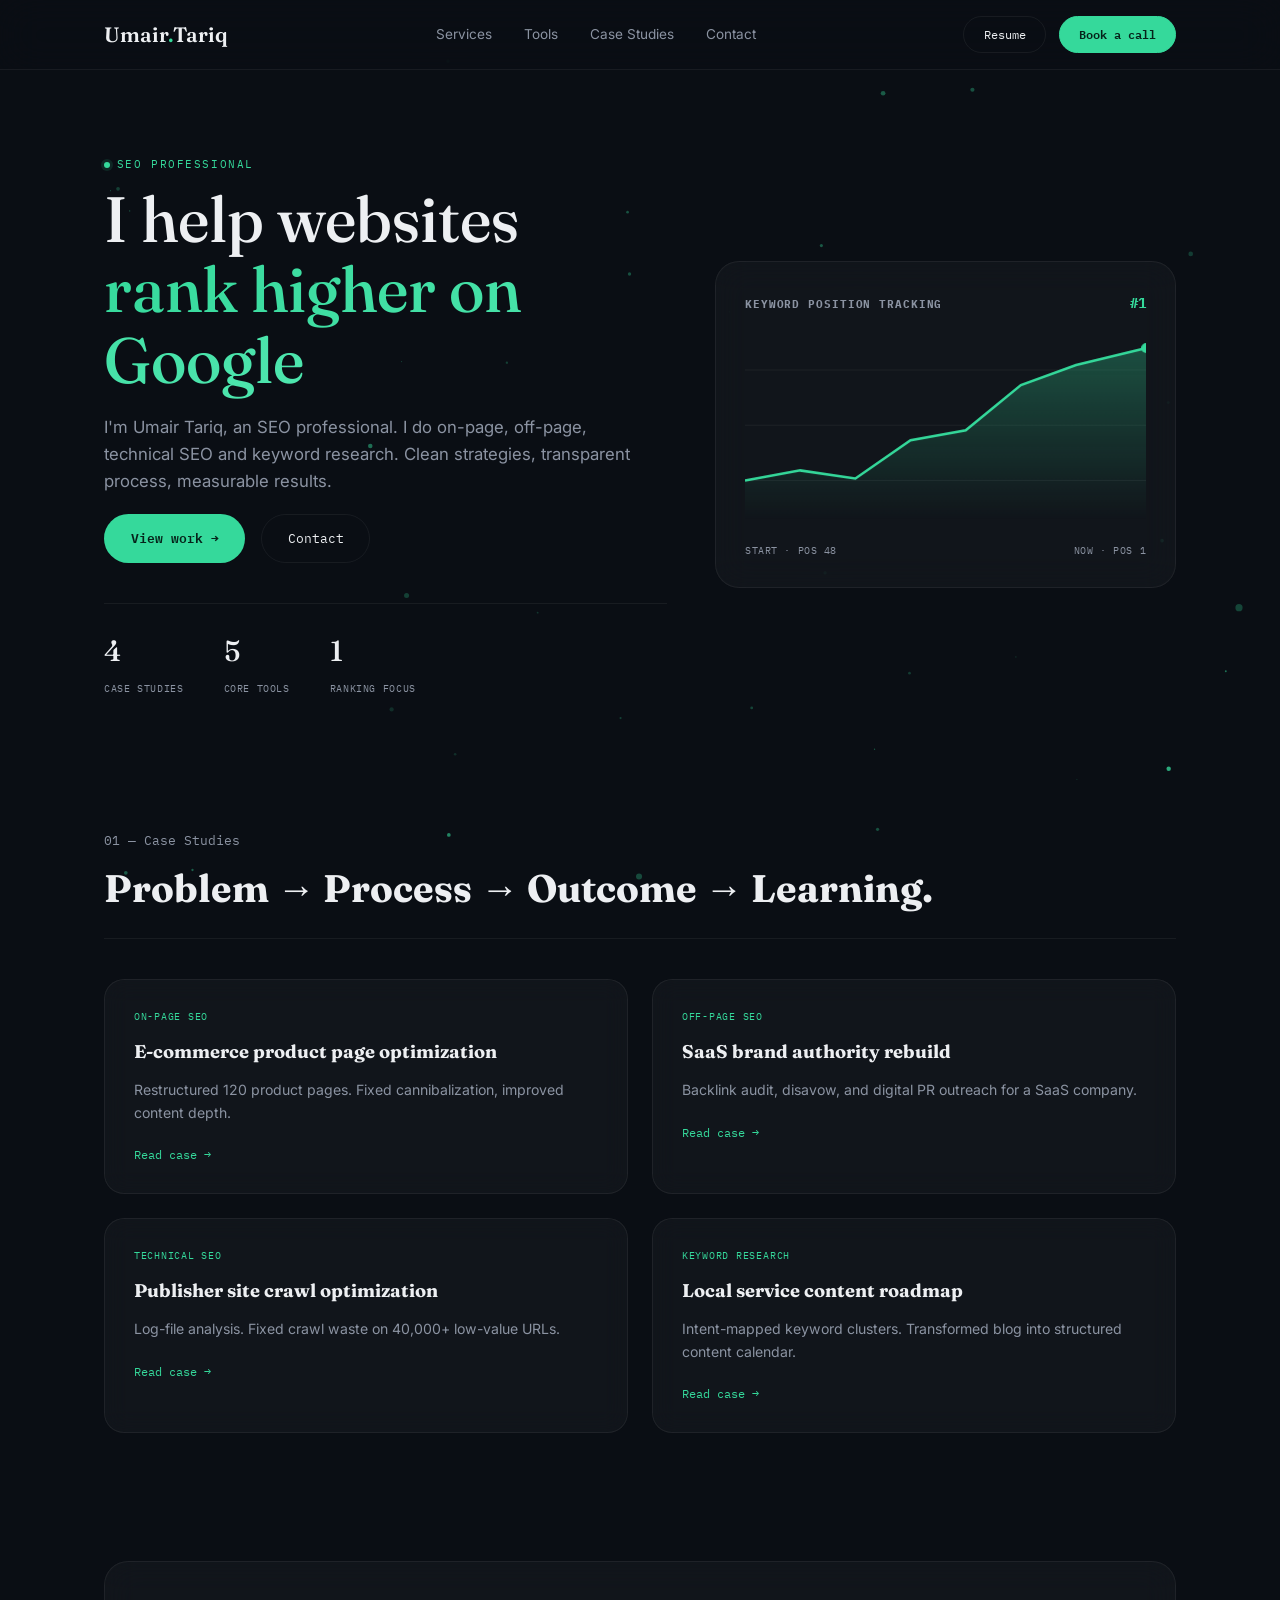
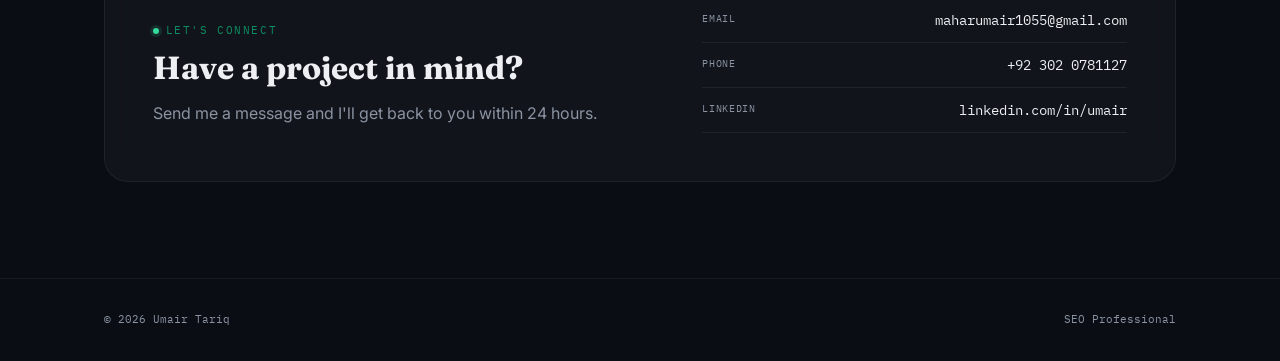
<file: index.html>
<!DOCTYPE html>
<html lang="en">
<head>
    <meta charset="UTF-8">
    <meta name="viewport" content="width=device-width, initial-scale=1.0">
    <title>Umair Tariq — SEO Professional</title>
    <meta name="description" content="Umair Tariq — SEO professional. On-page, off-page, technical SEO and keyword research.">
    <link rel="preconnect" href="https://fonts.googleapis.com">
    <link rel="preconnect" href="https://fonts.gstatic.com" crossorigin>
    <link href="https://fonts.googleapis.com/css2?family=Fraunces:opsz,wght@9..144,500;9..144,600&family=Inter:wght@400;500;600&family=IBM+Plex+Mono:wght@400;500;600&display=swap" rel="stylesheet">
    <link rel="stylesheet" href="style.css">
</head>
<body>
    <canvas id="particles-bg"></canvas>

    <header class="nav">
        <div class="wrap">
            <a href="index.html" class="brand">Umair<span>.</span>Tariq</a>
            <div class="nav-links">
                <a href="services.html">Services</a>
                <a href="tools.html">Tools</a>
                <a href="#case-studies">Case Studies</a>
                <a href="#contact">Contact</a>
            </div>
            <div class="nav-actions">
                <a href="mailto:maharumair1055@gmail.com" class="nav-cta">Resume</a>
                <a href="#contact" class="nav-cta nav-cta-primary">Book a call</a>
            </div>
        </div>
    </header>

    <section class="hero">
        <div class="wrap hero-grid">
            <div>
                <span class="eyebrow">SEO Professional</span>
                <h1>I help websites <br><span class="highlight">rank higher on Google</span></h1>
                <p class="lede">I'm Umair Tariq, an SEO professional. I do on-page, off-page, technical SEO and keyword research. Clean strategies, transparent process, measurable results.</p>
                <div class="hero-actions">
                    <a href="#case-studies" class="btn btn-primary">View work →</a>
                    <a href="#contact" class="btn btn-ghost">Contact</a>
                </div>
                <div class="hero-stats">
                    <div><strong>4</strong><span>Case studies</span></div>
                    <div><strong>5</strong><span>Core tools</span></div>
                    <div><strong>1</strong><span>Ranking focus</span></div>
                </div>
            </div>

            <div class="tracker-card" data-tilt>
                <div class="tracker-head">
                    <h4>Keyword position tracking</h4>
                    <strong>#1</strong>
                </div>
                <svg viewBox="0 0 400 190" width="100%">
                    <defs>
                        <linearGradient id="trackerFade" x1="0" y1="0" x2="0" y2="1">
                            <stop offset="0%" stop-color="#35D99B" stop-opacity="0.3"/>
                            <stop offset="100%" stop-color="#35D99B" stop-opacity="0"/>
                        </linearGradient>
                    </defs>
                    <line x1="0" y1="150" x2="400" y2="150" stroke="#FFFFFF" stroke-opacity="0.05"/>
                    <line x1="0" y1="95" x2="400" y2="95" stroke="#FFFFFF" stroke-opacity="0.05"/>
                    <line x1="0" y1="40" x2="400" y2="40" stroke="#FFFFFF" stroke-opacity="0.05"/>
                    <path class="tracker-area" d="M0,150 L55,140 L110,148 L165,110 L220,100 L275,55 L330,35 L400,18 L400,190 L0,190 Z"/>
                    <path class="tracker-line" d="M0,150 L55,140 L110,148 L165,110 L220,100 L275,55 L330,35 L400,18"/>
                    <circle class="tracker-dot" cx="400" cy="18" r="5" fill="#35D99B"/>
                </svg>
                <div class="tracker-foot">
                    <span>Start · Pos 48</span>
                    <span>Now · Pos 1</span>
                </div>
            </div>
        </div>
    </section>

    <section id="case-studies">
        <div class="wrap">
            <div class="section-head">
                <div>
                    <span class="section-num">01 — Case Studies</span>
                    <h2>Problem → Process → Outcome → Learning.</h2>
                </div>
            </div>
            <div class="case-grid">
                <a class="case-card" href="case-study-onpage.html" data-tilt>
                    <span class="case-tag">On-Page SEO</span>
                    <h3>E-commerce product page optimization</h3>
                    <p>Restructured 120 product pages. Fixed cannibalization, improved content depth.</p>
                    <span class="case-arrow">Read case →</span>
                </a>
                <a class="case-card" href="case-study-offpage.html" data-tilt>
                    <span class="case-tag">Off-Page SEO</span>
                    <h3>SaaS brand authority rebuild</h3>
                    <p>Backlink audit, disavow, and digital PR outreach for a SaaS company.</p>
                    <span class="case-arrow">Read case →</span>
                </a>
                <a class="case-card" href="case-study-technical.html" data-tilt>
                    <span class="case-tag">Technical SEO</span>
                    <h3>Publisher site crawl optimization</h3>
                    <p>Log-file analysis. Fixed crawl waste on 40,000+ low-value URLs.</p>
                    <span class="case-arrow">Read case →</span>
                </a>
                <a class="case-card" href="case-study-keyword.html" data-tilt>
                    <span class="case-tag">Keyword Research</span>
                    <h3>Local service content roadmap</h3>
                    <p>Intent-mapped keyword clusters. Transformed blog into structured content calendar.</p>
                    <span class="case-arrow">Read case →</span>
                </a>
            </div>
        </div>
    </section>

    <section id="contact">
        <div class="wrap">
            <div class="contact-band" data-tilt>
                <div>
                    <span class="eyebrow" style="color:#0E8F63;">Let's connect</span>
                    <h2>Have a project in mind?</h2>
                    <p>Send me a message and I'll get back to you within 24 hours.</p>
                </div>
                <div class="contact-list">
                    <a href="mailto:maharumair1055@gmail.com"><span>Email</span> maharumair1055@gmail.com</a>
                    <a href="tel:+923020781127"><span>Phone</span> +92 302 0781127</a>
                    <a href="#" target="_blank"><span>LinkedIn</span> linkedin.com/in/umair</a>
                </div>
            </div>
        </div>
    </section>

    <footer class="footer">
        <div class="wrap" style="display:flex; justify-content:space-between; width:100%; flex-wrap:wrap; gap:1rem;">
            <span>© 2026 Umair Tariq</span>
            <span>SEO Professional</span>
        </div>
    </footer>

    <script src="javascript.js"></script>
</body>
</html>
</file>
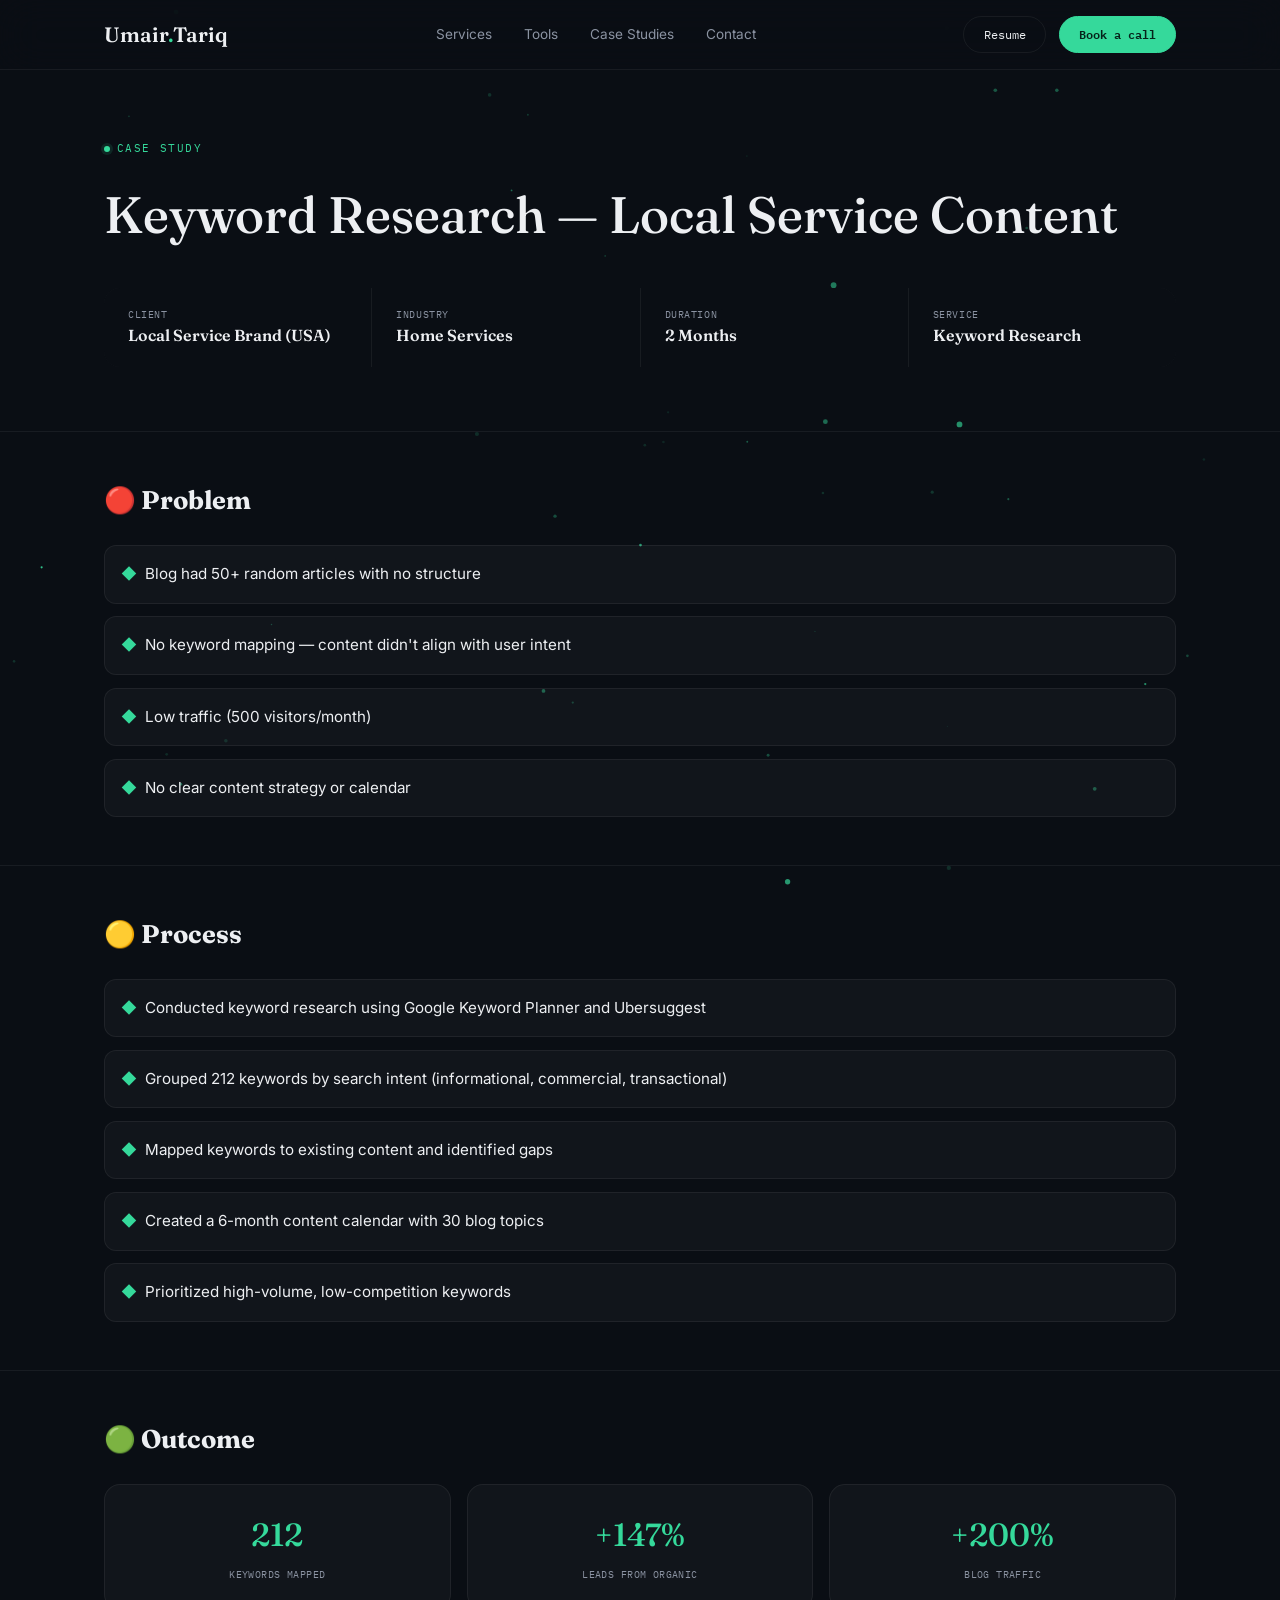
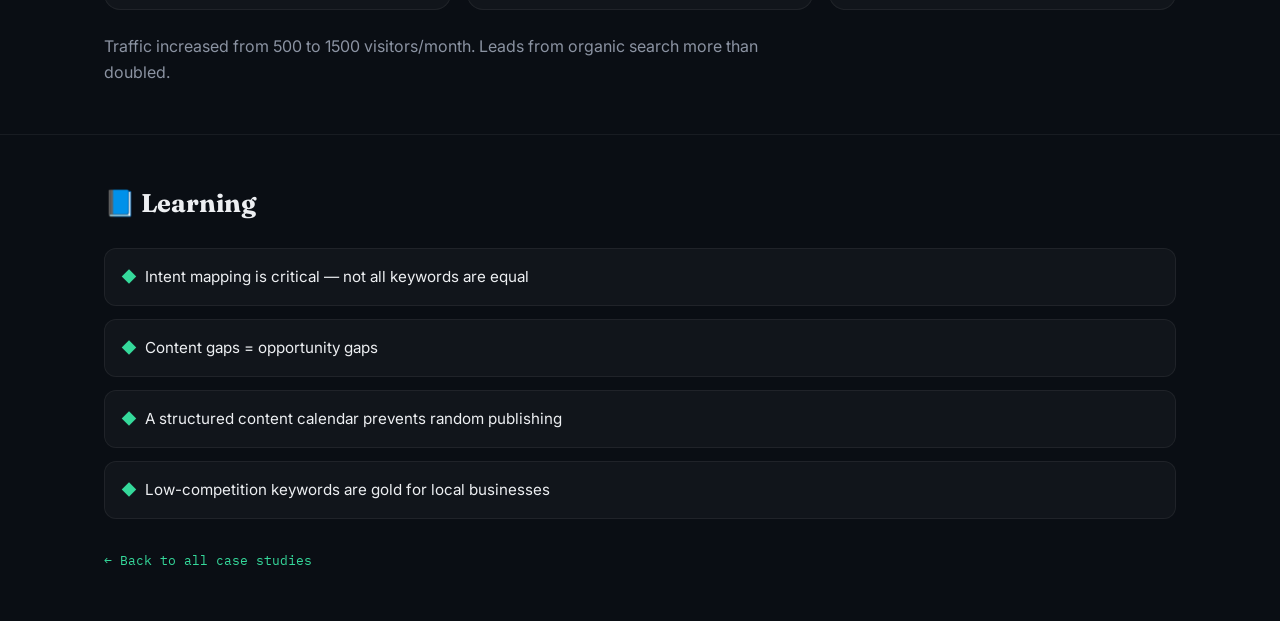
<file: case-study-keyword.html>
<!DOCTYPE html>
<html lang="en">
<head>
    <meta charset="UTF-8">
    <meta name="viewport" content="width=device-width, initial-scale=1.0">
    <title>Keyword Research — Case Study</title>
    <link rel="stylesheet" href="style.css">
    <link rel="preconnect" href="https://fonts.googleapis.com">
    <link rel="preconnect" href="https://fonts.gstatic.com" crossorigin>
    <link href="https://fonts.googleapis.com/css2?family=Fraunces:opsz,wght@9..144,500;9..144,600&family=Inter:wght@400;500;600&family=IBM+Plex+Mono:wght@400;500;600&display=swap" rel="stylesheet">
</head>
<body>
    <canvas id="particles-bg"></canvas>

    <header class="nav">
        <div class="wrap">
            <a href="index.html" class="brand">Umair<span>.</span>Tariq</a>
            <div class="nav-links">
                <a href="services.html">Services</a>
                <a href="tools.html">Tools</a>
                <a href="index.html#case-studies">Case Studies</a>
                <a href="index.html#contact">Contact</a>
            </div>
            <div class="nav-actions">
                <a href="mailto:maharumair1055@gmail.com" class="nav-cta">Resume</a>
                <a href="index.html#contact" class="nav-cta nav-cta-primary">Book a call</a>
            </div>
        </div>
    </header>

    <section class="cs-hero">
        <div class="wrap">
            <span class="eyebrow">Case Study</span>
            <h1>Keyword Research — Local Service Content</h1>
            <div class="cs-meta-grid">
                <div class="cs-meta-cell"><span>Client</span><strong>Local Service Brand (USA)</strong></div>
                <div class="cs-meta-cell"><span>Industry</span><strong>Home Services</strong></div>
                <div class="cs-meta-cell"><span>Duration</span><strong>2 Months</strong></div>
                <div class="cs-meta-cell"><span>Service</span><strong>Keyword Research</strong></div>
            </div>
        </div>
    </section>

    <section class="cs-section"><div class="wrap"><h2>🔴 Problem</h2>
            <ul>
                <li>Blog had 50+ random articles with no structure</li>
                <li>No keyword mapping — content didn't align with user intent</li>
                <li>Low traffic (500 visitors/month)</li>
                <li>No clear content strategy or calendar</li>
            </ul>
        </div></section>

    <section class="cs-section"><div class="wrap"><h2>🟡 Process</h2>
            <ul>
                <li>Conducted keyword research using Google Keyword Planner and Ubersuggest</li>
                <li>Grouped 212 keywords by search intent (informational, commercial, transactional)</li>
                <li>Mapped keywords to existing content and identified gaps</li>
                <li>Created a 6-month content calendar with 30 blog topics</li>
                <li>Prioritized high-volume, low-competition keywords</li>
            </ul>
        </div></section>

    <section class="cs-section"><div class="wrap"><h2>🟢 Outcome</h2>
            <div class="outcome-grid">
                <div class="outcome-card"><strong>212</strong><span>Keywords mapped</span></div>
                <div class="outcome-card"><strong>+147%</strong><span>Leads from organic</span></div>
                <div class="outcome-card"><strong>+200%</strong><span>Blog traffic</span></div>
            </div>
            <p style="margin-top:1.5rem;">Traffic increased from 500 to 1500 visitors/month. Leads from organic search more than doubled.</p>
        </div></section>

    <section class="cs-section" style="border-bottom:none;"><div class="wrap"><h2>📘 Learning</h2>
            <ul>
                <li>Intent mapping is critical — not all keywords are equal</li>
                <li>Content gaps = opportunity gaps</li>
                <li>A structured content calendar prevents random publishing</li>
                <li>Low-competition keywords are gold for local businesses</li>
            </ul>
            <a href="index.html#case-studies" class="back-link">← Back to all case studies</a>
        </div></section>
    <script src="javascript.js"></script>
</body>
</html>
</file>
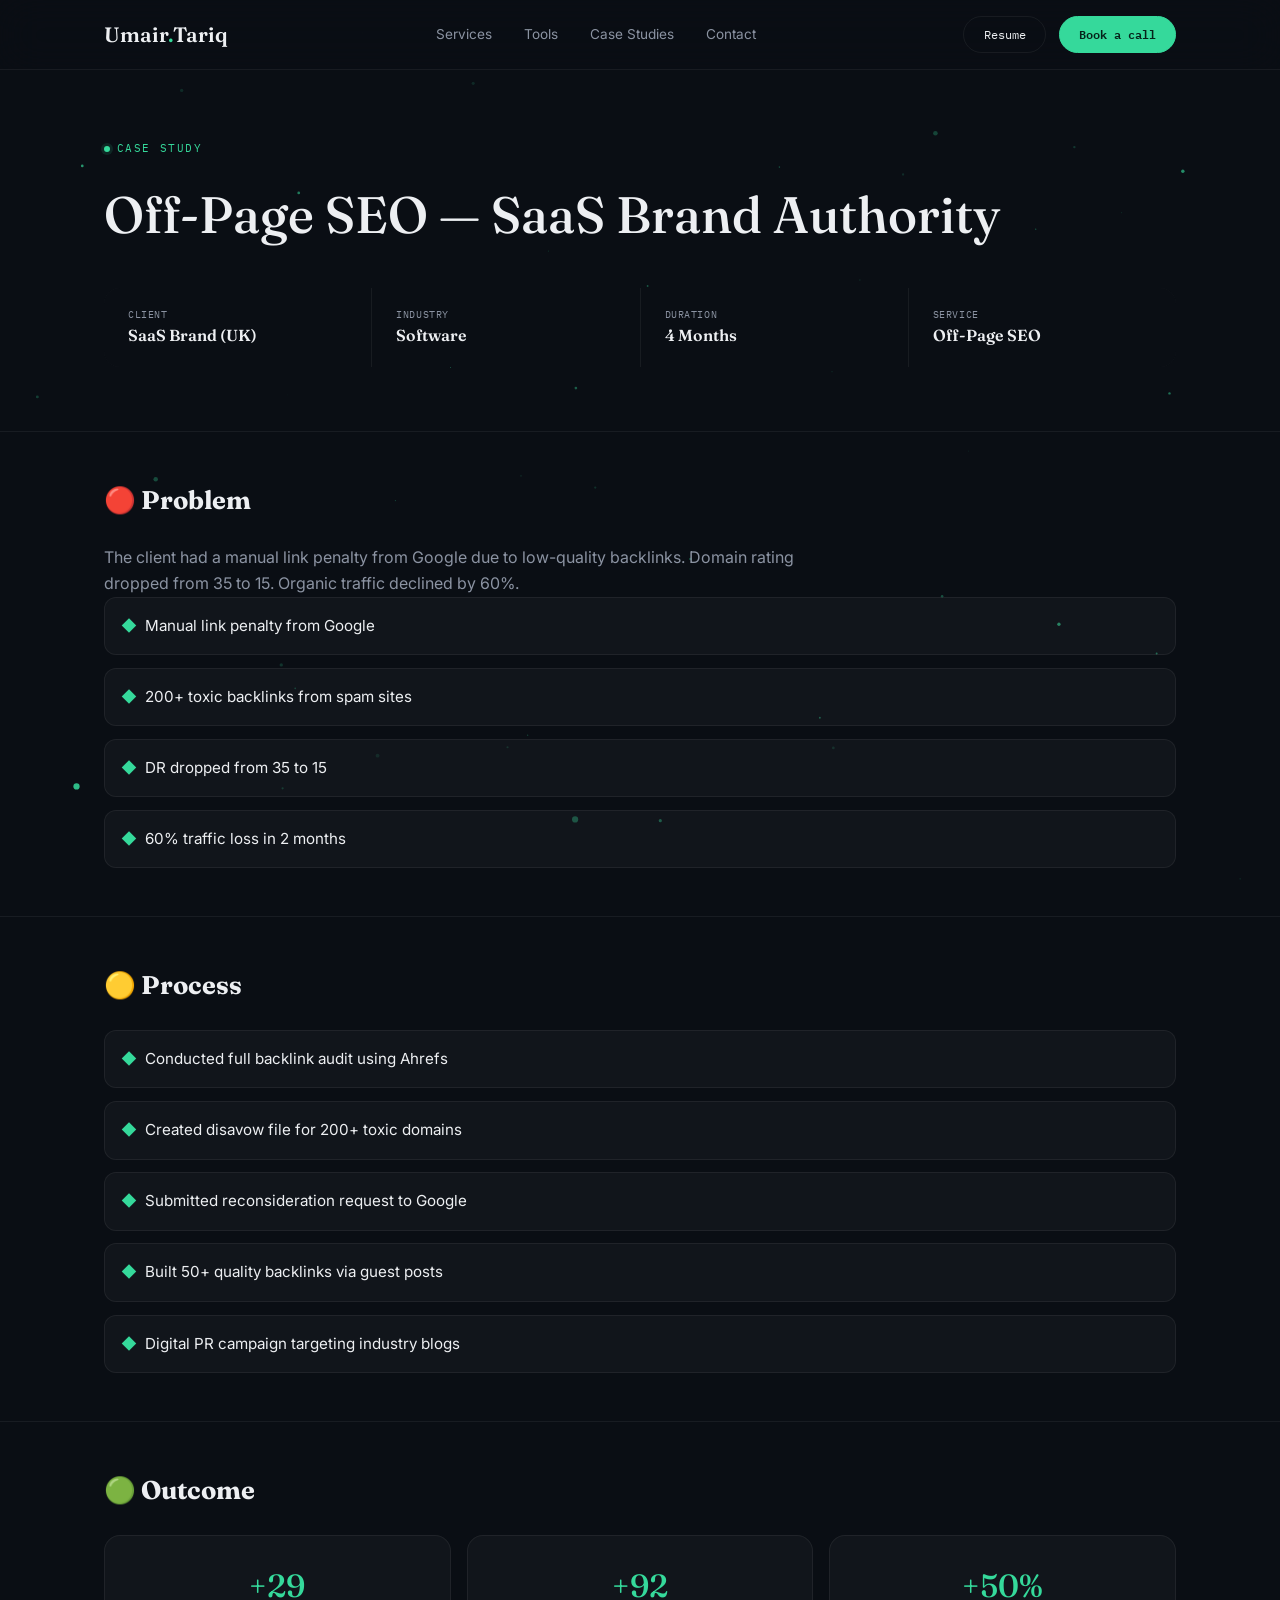
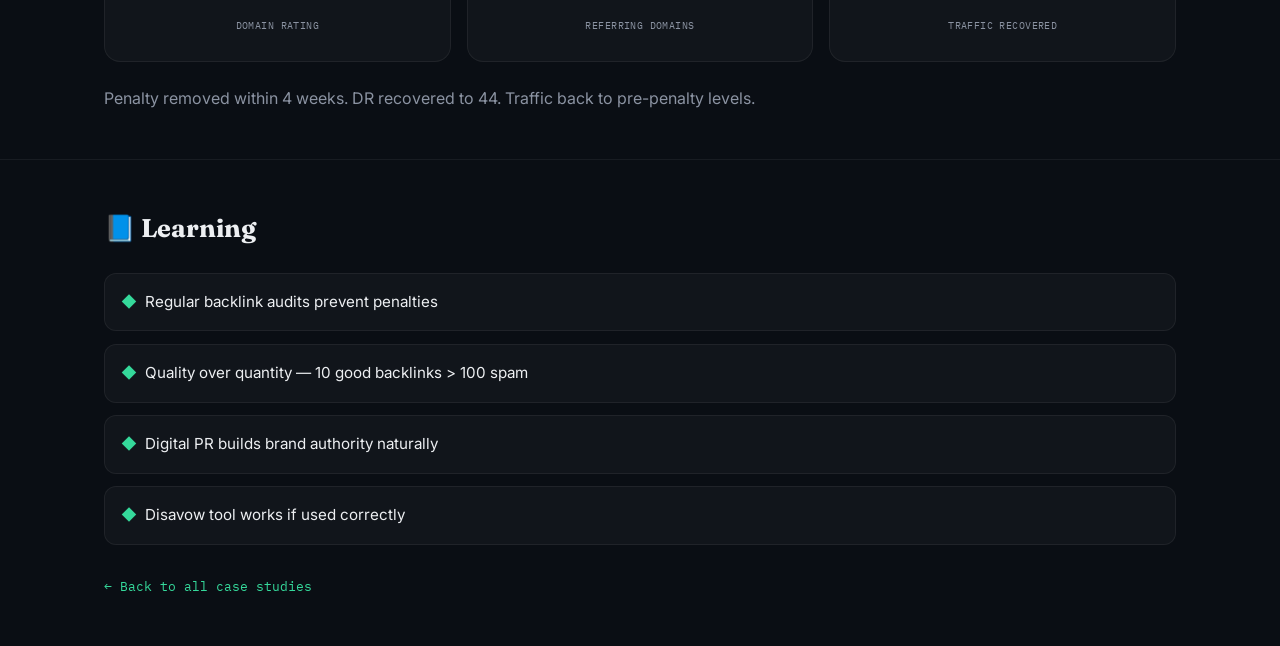
<file: case-study-offpage.html>
<!DOCTYPE html>
<html lang="en">
<head>
    <meta charset="UTF-8">
    <meta name="viewport" content="width=device-width, initial-scale=1.0">
    <title>Off-Page SEO — Case Study</title>
    <link rel="stylesheet" href="style.css">
    <link rel="preconnect" href="https://fonts.googleapis.com">
    <link rel="preconnect" href="https://fonts.gstatic.com" crossorigin>
    <link href="https://fonts.googleapis.com/css2?family=Fraunces:opsz,wght@9..144,500;9..144,600&family=Inter:wght@400;500;600&family=IBM+Plex+Mono:wght@400;500;600&display=swap" rel="stylesheet">
</head>
<body>
    <canvas id="particles-bg"></canvas>

    <header class="nav">
        <div class="wrap">
            <a href="index.html" class="brand">Umair<span>.</span>Tariq</a>
            <div class="nav-links">
                <a href="services.html">Services</a>
                <a href="tools.html">Tools</a>
                <a href="index.html#case-studies">Case Studies</a>
                <a href="index.html#contact">Contact</a>
            </div>
            <div class="nav-actions">
                <a href="mailto:maharumair1055@gmail.com" class="nav-cta">Resume</a>
                <a href="index.html#contact" class="nav-cta nav-cta-primary">Book a call</a>
            </div>
        </div>
    </header>

    <section class="cs-hero">
        <div class="wrap">
            <span class="eyebrow">Case Study</span>
            <h1>Off-Page SEO — SaaS Brand Authority</h1>
            <div class="cs-meta-grid">
                <div class="cs-meta-cell"><span>Client</span><strong>SaaS Brand (UK)</strong></div>
                <div class="cs-meta-cell"><span>Industry</span><strong>Software</strong></div>
                <div class="cs-meta-cell"><span>Duration</span><strong>4 Months</strong></div>
                <div class="cs-meta-cell"><span>Service</span><strong>Off-Page SEO</strong></div>
            </div>
        </div>
    </section>

    <section class="cs-section"><div class="wrap"><h2>🔴 Problem</h2>
            <p>The client had a manual link penalty from Google due to low-quality backlinks. Domain rating dropped from 35 to 15. Organic traffic declined by 60%.</p>
            <ul>
                <li>Manual link penalty from Google</li>
                <li>200+ toxic backlinks from spam sites</li>
                <li>DR dropped from 35 to 15</li>
                <li>60% traffic loss in 2 months</li>
            </ul>
        </div></section>

    <section class="cs-section"><div class="wrap"><h2>🟡 Process</h2>
            <ul>
                <li>Conducted full backlink audit using Ahrefs</li>
                <li>Created disavow file for 200+ toxic domains</li>
                <li>Submitted reconsideration request to Google</li>
                <li>Built 50+ quality backlinks via guest posts</li>
                <li>Digital PR campaign targeting industry blogs</li>
            </ul>
        </div></section>

    <section class="cs-section"><div class="wrap"><h2>🟢 Outcome</h2>
            <div class="outcome-grid">
                <div class="outcome-card"><strong>+29</strong><span>Domain Rating</span></div>
                <div class="outcome-card"><strong>+92</strong><span>Referring domains</span></div>
                <div class="outcome-card"><strong>+50%</strong><span>Traffic recovered</span></div>
            </div>
            <p style="margin-top:1.5rem;">Penalty removed within 4 weeks. DR recovered to 44. Traffic back to pre-penalty levels.</p>
        </div></section>

    <section class="cs-section" style="border-bottom:none;"><div class="wrap"><h2>📘 Learning</h2>
            <ul>
                <li>Regular backlink audits prevent penalties</li>
                <li>Quality over quantity — 10 good backlinks > 100 spam</li>
                <li>Digital PR builds brand authority naturally</li>
                <li>Disavow tool works if used correctly</li>
            </ul>
            <a href="index.html#case-studies" class="back-link">← Back to all case studies</a>
        </div></section>
    <script src="javascript.js"></script>
</body>
</html>
</file>
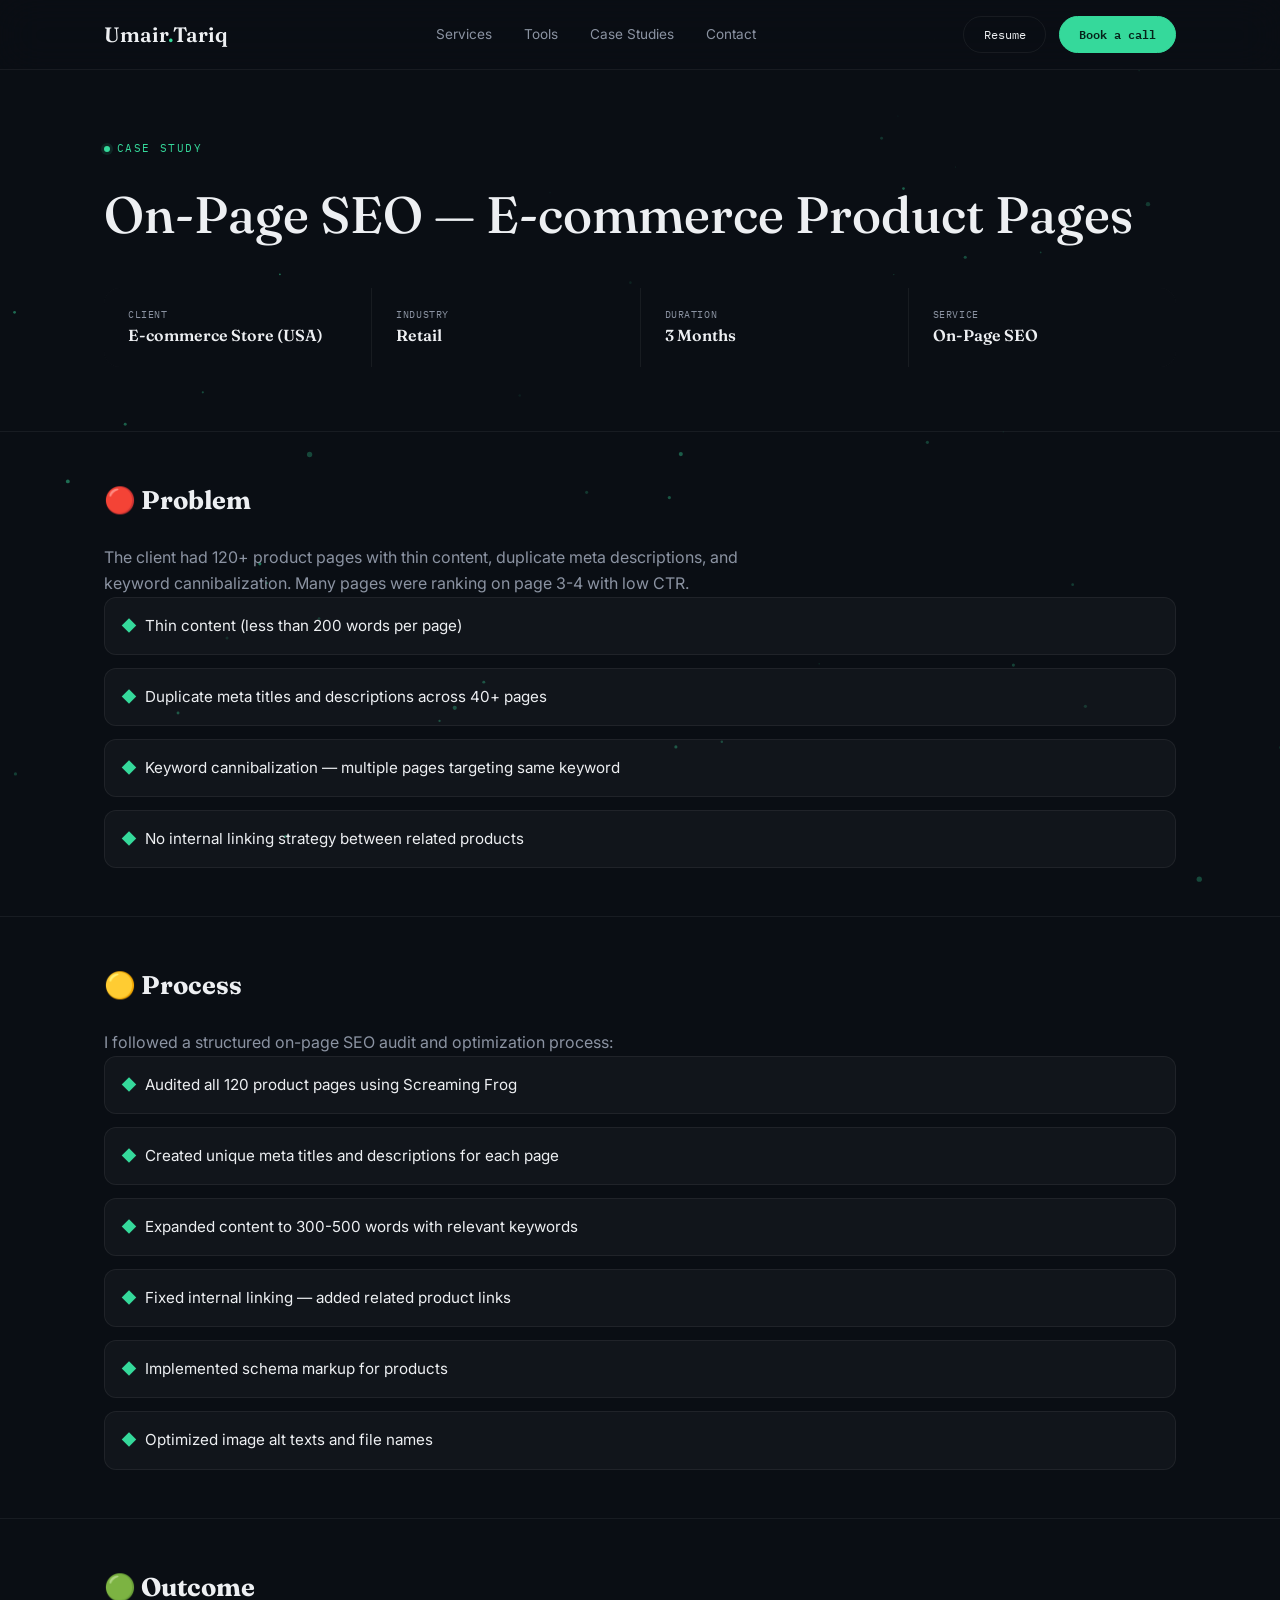
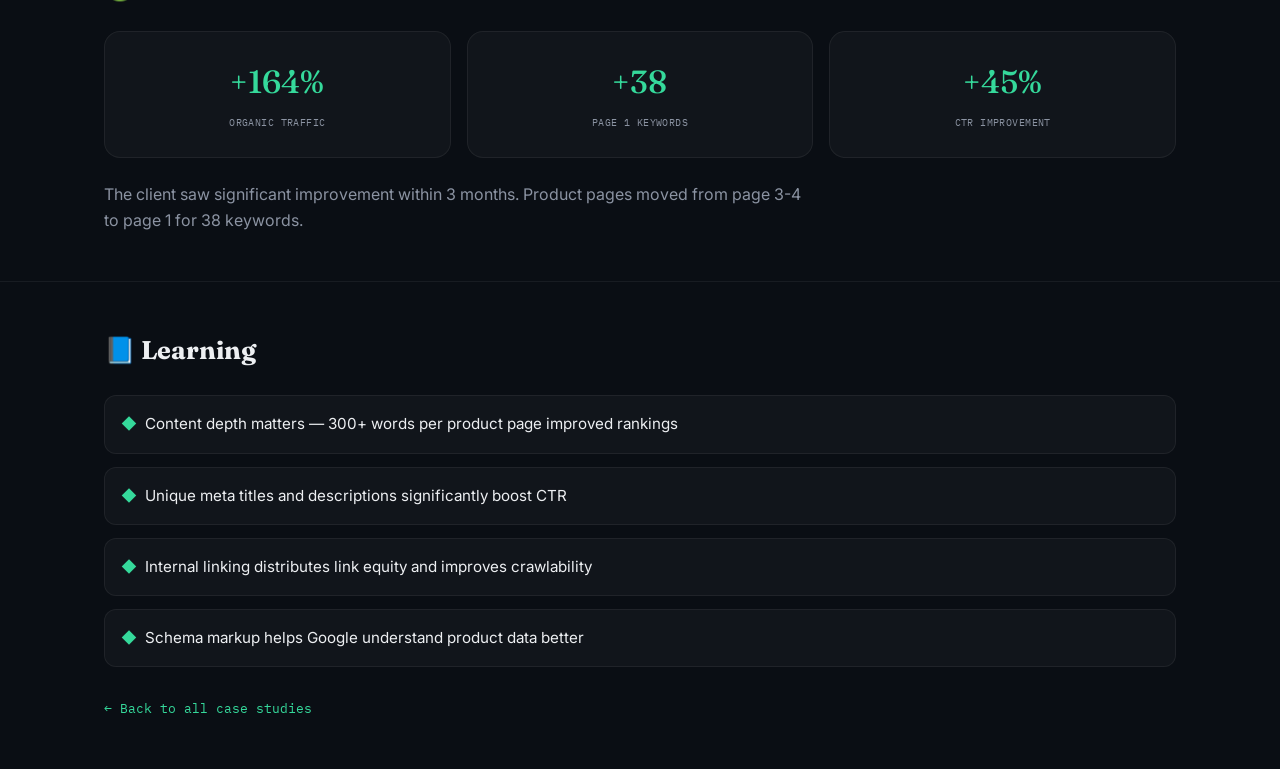
<file: case-study-onpage.html>
<!DOCTYPE html>
<html lang="en">
<head>
    <meta charset="UTF-8">
    <meta name="viewport" content="width=device-width, initial-scale=1.0">
    <title>On-Page SEO — Case Study</title>
    <link rel="stylesheet" href="style.css">
    <link rel="preconnect" href="https://fonts.googleapis.com">
    <link rel="preconnect" href="https://fonts.gstatic.com" crossorigin>
    <link href="https://fonts.googleapis.com/css2?family=Fraunces:opsz,wght@9..144,500;9..144,600&family=Inter:wght@400;500;600&family=IBM+Plex+Mono:wght@400;500;600&display=swap" rel="stylesheet">
</head>
<body>
    <canvas id="particles-bg"></canvas>

    <header class="nav">
        <div class="wrap">
            <a href="index.html" class="brand">Umair<span>.</span>Tariq</a>
            <div class="nav-links">
                <a href="services.html">Services</a>
                <a href="tools.html">Tools</a>
                <a href="index.html#case-studies">Case Studies</a>
                <a href="index.html#contact">Contact</a>
            </div>
            <div class="nav-actions">
                <a href="mailto:maharumair1055@gmail.com" class="nav-cta">Resume</a>
                <a href="index.html#contact" class="nav-cta nav-cta-primary">Book a call</a>
            </div>
        </div>
    </header>

    <section class="cs-hero">
        <div class="wrap">
            <span class="eyebrow">Case Study</span>
            <h1>On-Page SEO — E-commerce Product Pages</h1>
            <div class="cs-meta-grid">
                <div class="cs-meta-cell"><span>Client</span><strong>E-commerce Store (USA)</strong></div>
                <div class="cs-meta-cell"><span>Industry</span><strong>Retail</strong></div>
                <div class="cs-meta-cell"><span>Duration</span><strong>3 Months</strong></div>
                <div class="cs-meta-cell"><span>Service</span><strong>On-Page SEO</strong></div>
            </div>
        </div>
    </section>

    <section class="cs-section">
        <div class="wrap">
            <h2>🔴 Problem</h2>
            <p>The client had 120+ product pages with thin content, duplicate meta descriptions, and keyword cannibalization. Many pages were ranking on page 3-4 with low CTR.</p>
            <ul>
                <li>Thin content (less than 200 words per page)</li>
                <li>Duplicate meta titles and descriptions across 40+ pages</li>
                <li>Keyword cannibalization — multiple pages targeting same keyword</li>
                <li>No internal linking strategy between related products</li>
            </ul>
        </div>
    </section>

    <section class="cs-section">
        <div class="wrap">
            <h2>🟡 Process</h2>
            <p>I followed a structured on-page SEO audit and optimization process:</p>
            <ul>
                <li>Audited all 120 product pages using Screaming Frog</li>
                <li>Created unique meta titles and descriptions for each page</li>
                <li>Expanded content to 300-500 words with relevant keywords</li>
                <li>Fixed internal linking — added related product links</li>
                <li>Implemented schema markup for products</li>
                <li>Optimized image alt texts and file names</li>
            </ul>
        </div>
    </section>

    <section class="cs-section">
        <div class="wrap">
            <h2>🟢 Outcome</h2>
            <div class="outcome-grid">
                <div class="outcome-card"><strong>+164%</strong><span>Organic traffic</span></div>
                <div class="outcome-card"><strong>+38</strong><span>Page 1 keywords</span></div>
                <div class="outcome-card"><strong>+45%</strong><span>CTR improvement</span></div>
            </div>
            <p style="margin-top: 1.5rem;">The client saw significant improvement within 3 months. Product pages moved from page 3-4 to page 1 for 38 keywords.</p>
        </div>
    </section>

    <section class="cs-section" style="border-bottom: none;">
        <div class="wrap">
            <h2>📘 Learning</h2>
            <ul>
                <li>Content depth matters — 300+ words per product page improved rankings</li>
                <li>Unique meta titles and descriptions significantly boost CTR</li>
                <li>Internal linking distributes link equity and improves crawlability</li>
                <li>Schema markup helps Google understand product data better</li>
            </ul>
            <a href="index.html#case-studies" class="back-link">← Back to all case studies</a>
        </div>
    </section>

    <script src="javascript.js"></script>
</body>
</html>
</file>
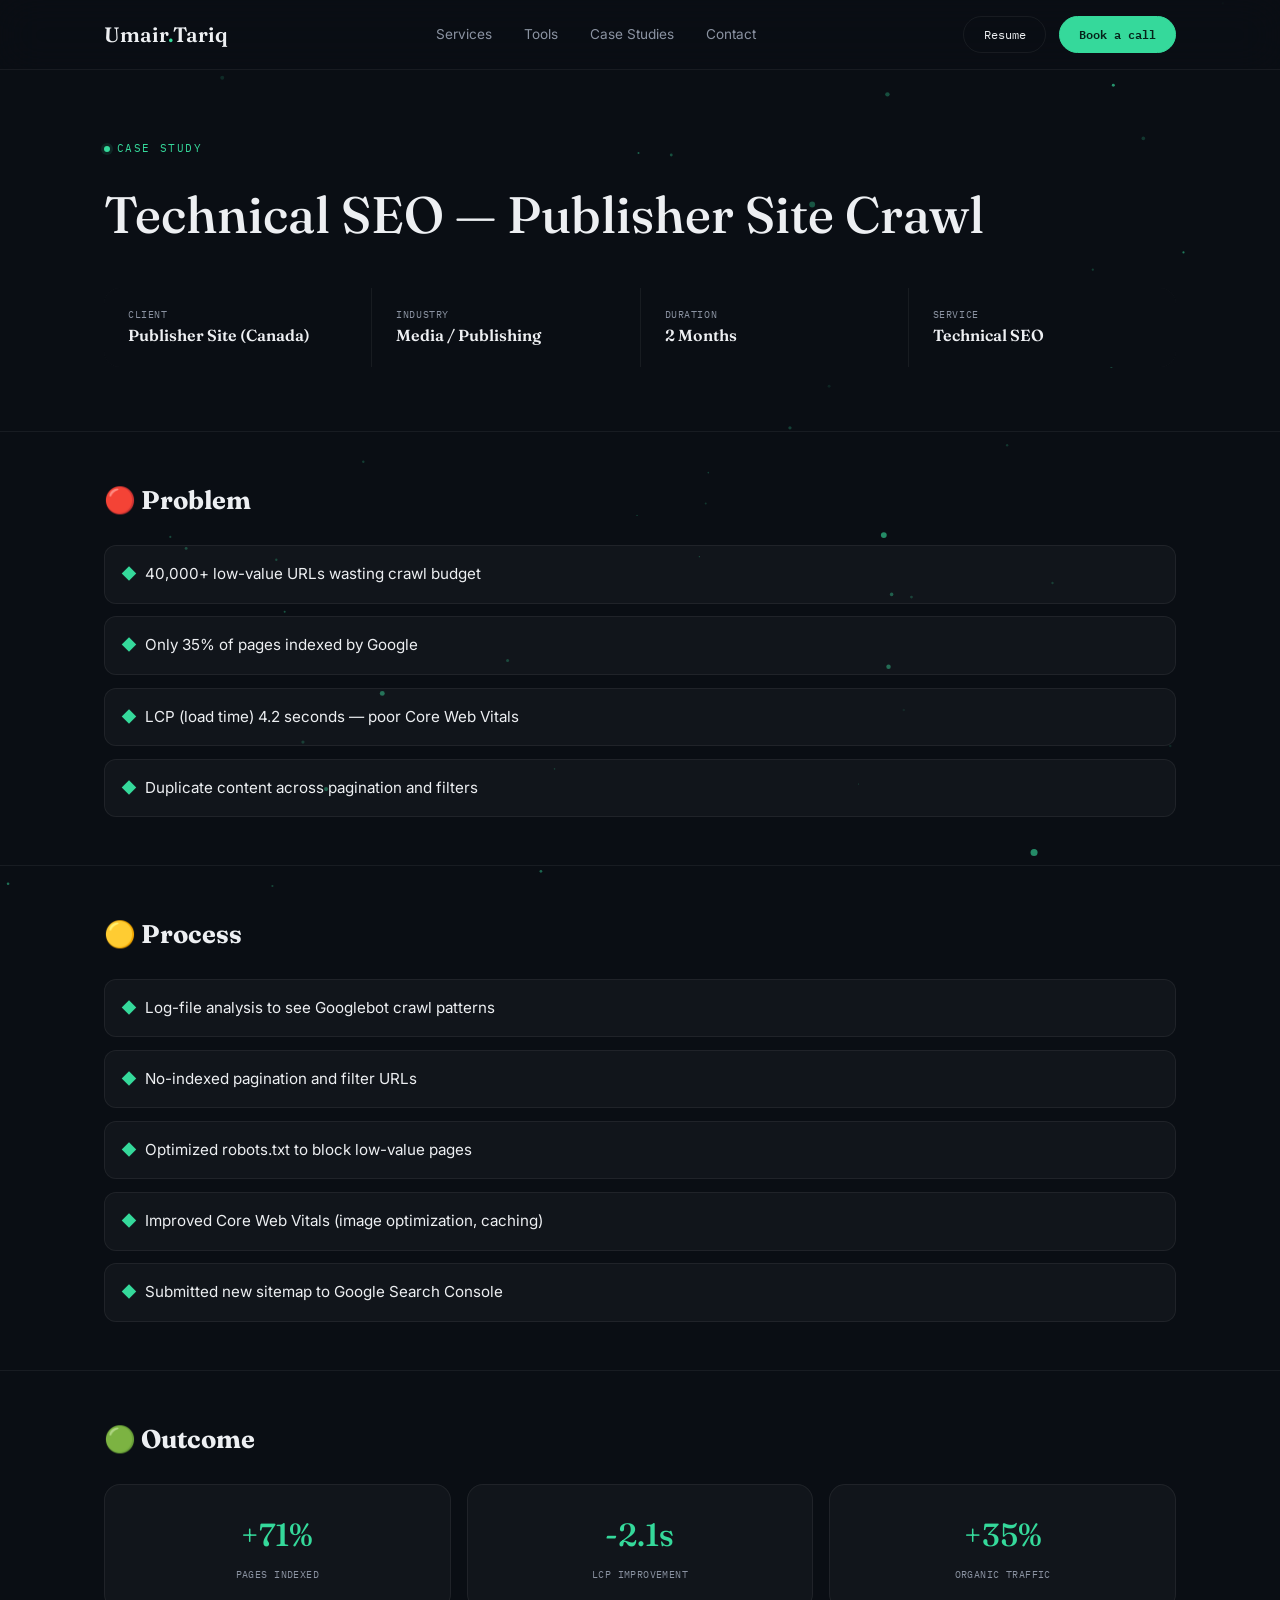
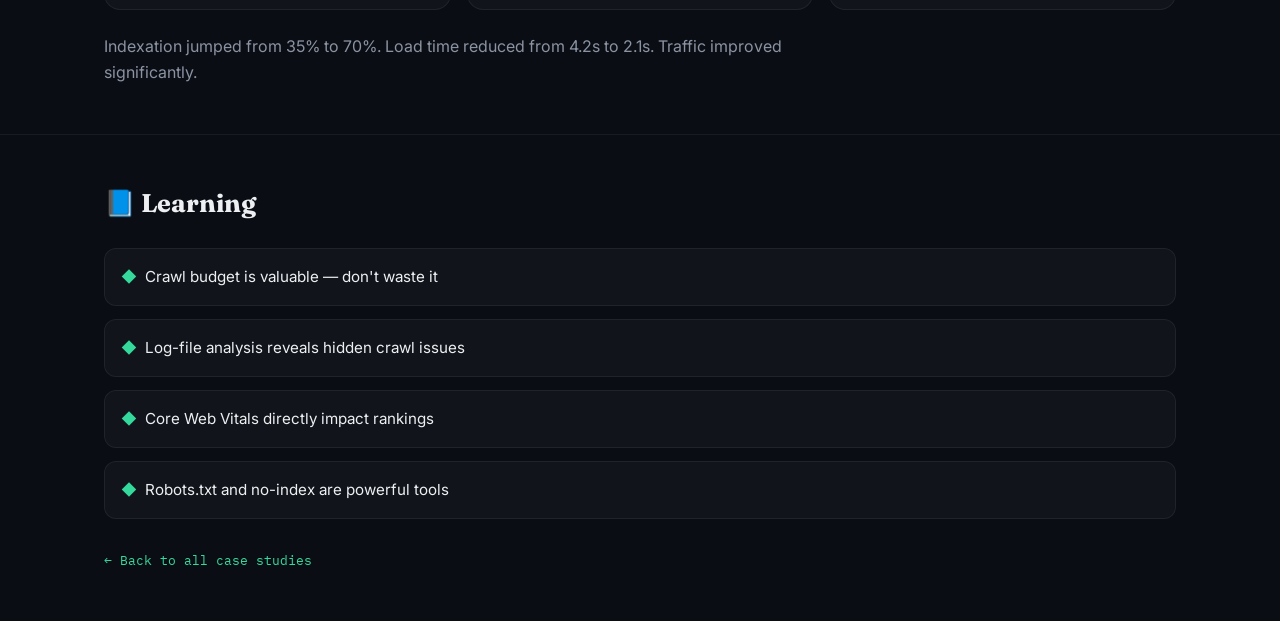
<file: case-study-technical.html>
<!DOCTYPE html>
<html lang="en">
<head>
    <meta charset="UTF-8">
    <meta name="viewport" content="width=device-width, initial-scale=1.0">
    <title>Technical SEO — Case Study</title>
    <link rel="stylesheet" href="style.css">
    <link rel="preconnect" href="https://fonts.googleapis.com">
    <link rel="preconnect" href="https://fonts.gstatic.com" crossorigin>
    <link href="https://fonts.googleapis.com/css2?family=Fraunces:opsz,wght@9..144,500;9..144,600&family=Inter:wght@400;500;600&family=IBM+Plex+Mono:wght@400;500;600&display=swap" rel="stylesheet">
</head>
<body>
    <canvas id="particles-bg"></canvas>

    <header class="nav">
        <div class="wrap">
            <a href="index.html" class="brand">Umair<span>.</span>Tariq</a>
            <div class="nav-links">
                <a href="services.html">Services</a>
                <a href="tools.html">Tools</a>
                <a href="index.html#case-studies">Case Studies</a>
                <a href="index.html#contact">Contact</a>
            </div>
            <div class="nav-actions">
                <a href="mailto:maharumair1055@gmail.com" class="nav-cta">Resume</a>
                <a href="index.html#contact" class="nav-cta nav-cta-primary">Book a call</a>
            </div>
        </div>
    </header>

    <section class="cs-hero">
        <div class="wrap">
            <span class="eyebrow">Case Study</span>
            <h1>Technical SEO — Publisher Site Crawl</h1>
            <div class="cs-meta-grid">
                <div class="cs-meta-cell"><span>Client</span><strong>Publisher Site (Canada)</strong></div>
                <div class="cs-meta-cell"><span>Industry</span><strong>Media / Publishing</strong></div>
                <div class="cs-meta-cell"><span>Duration</span><strong>2 Months</strong></div>
                <div class="cs-meta-cell"><span>Service</span><strong>Technical SEO</strong></div>
            </div>
        </div>
    </section>

    <section class="cs-section"><div class="wrap"><h2>🔴 Problem</h2>
            <ul>
                <li>40,000+ low-value URLs wasting crawl budget</li>
                <li>Only 35% of pages indexed by Google</li>
                <li>LCP (load time) 4.2 seconds — poor Core Web Vitals</li>
                <li>Duplicate content across pagination and filters</li>
            </ul>
        </div></section>

    <section class="cs-section"><div class="wrap"><h2>🟡 Process</h2>
            <ul>
                <li>Log-file analysis to see Googlebot crawl patterns</li>
                <li>No-indexed pagination and filter URLs</li>
                <li>Optimized robots.txt to block low-value pages</li>
                <li>Improved Core Web Vitals (image optimization, caching)</li>
                <li>Submitted new sitemap to Google Search Console</li>
            </ul>
        </div></section>

    <section class="cs-section"><div class="wrap"><h2>🟢 Outcome</h2>
            <div class="outcome-grid">
                <div class="outcome-card"><strong>+71%</strong><span>Pages indexed</span></div>
                <div class="outcome-card"><strong>-2.1s</strong><span>LCP improvement</span></div>
                <div class="outcome-card"><strong>+35%</strong><span>Organic traffic</span></div>
            </div>
            <p style="margin-top:1.5rem;">Indexation jumped from 35% to 70%. Load time reduced from 4.2s to 2.1s. Traffic improved significantly.</p>
        </div></section>

    <section class="cs-section" style="border-bottom:none;"><div class="wrap"><h2>📘 Learning</h2>
            <ul>
                <li>Crawl budget is valuable — don't waste it</li>
                <li>Log-file analysis reveals hidden crawl issues</li>
                <li>Core Web Vitals directly impact rankings</li>
                <li>Robots.txt and no-index are powerful tools</li>
            </ul>
            <a href="index.html#case-studies" class="back-link">← Back to all case studies</a>
        </div></section>
    <script src="javascript.js"></script>
</body>
</html>
</file>
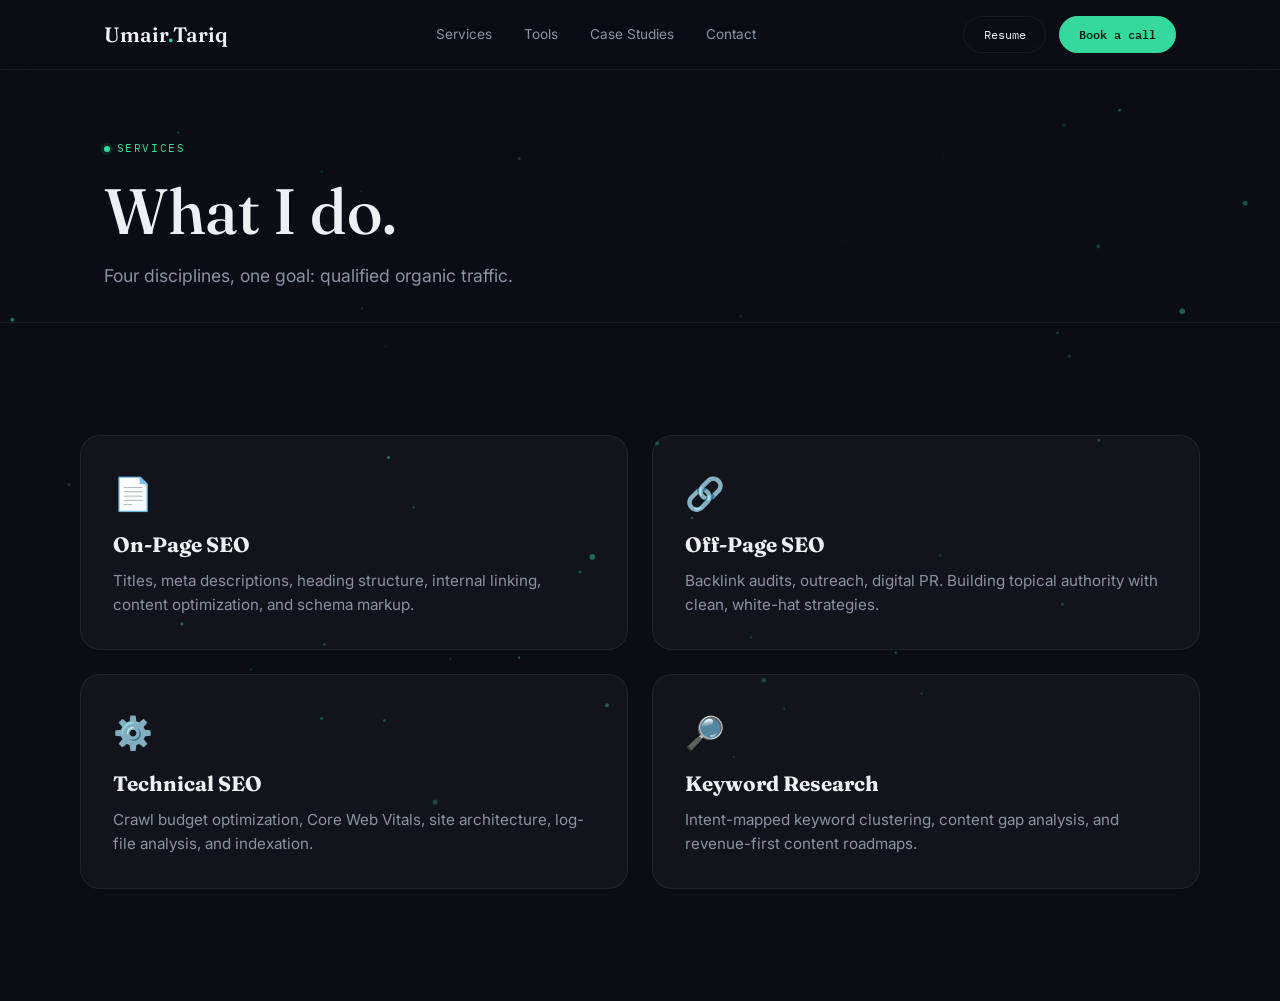
<file: services.html>
<!DOCTYPE html>
<html lang="en">
<head>
    <meta charset="UTF-8">
    <meta name="viewport" content="width=device-width, initial-scale=1.0">
    <title>Services — Umair Tariq</title>
    <link rel="stylesheet" href="style.css">
    <link rel="preconnect" href="https://fonts.googleapis.com">
    <link rel="preconnect" href="https://fonts.gstatic.com" crossorigin>
    <link href="https://fonts.googleapis.com/css2?family=Fraunces:opsz,wght@9..144,500;9..144,600&family=Inter:wght@400;500;600&family=IBM+Plex+Mono:wght@400;500;600&display=swap" rel="stylesheet">
</head>
<body>
    <canvas id="particles-bg"></canvas>

    <header class="nav">
        <div class="wrap">
            <a href="index.html" class="brand">Umair<span>.</span>Tariq</a>
            <div class="nav-links">
                <a href="services.html">Services</a>
                <a href="tools.html">Tools</a>
                <a href="index.html#case-studies">Case Studies</a>
                <a href="index.html#contact">Contact</a>
            </div>
            <div class="nav-actions">
                <a href="mailto:maharumair1055@gmail.com" class="nav-cta">Resume</a>
                <a href="index.html#contact" class="nav-cta nav-cta-primary">Book a call</a>
            </div>
        </div>
    </header>

    <section class="page-hero">
        <div class="wrap">
            <span class="eyebrow">Services</span>
            <h1>What I do.</h1>
            <p>Four disciplines, one goal: qualified organic traffic.</p>
        </div>
    </section>

    <section>
        <div class="wrap services-grid-page">
            <div class="service-card-page" data-tilt>
                <span class="icon">📄</span>
                <h3>On-Page SEO</h3>
                <p>Titles, meta descriptions, heading structure, internal linking, content optimization, and schema markup.</p>
            </div>
            <div class="service-card-page" data-tilt>
                <span class="icon">🔗</span>
                <h3>Off-Page SEO</h3>
                <p>Backlink audits, outreach, digital PR. Building topical authority with clean, white-hat strategies.</p>
            </div>
            <div class="service-card-page" data-tilt>
                <span class="icon">⚙️</span>
                <h3>Technical SEO</h3>
                <p>Crawl budget optimization, Core Web Vitals, site architecture, log-file analysis, and indexation.</p>
            </div>
            <div class="service-card-page" data-tilt>
                <span class="icon">🔎</span>
                <h3>Keyword Research</h3>
                <p>Intent-mapped keyword clustering, content gap analysis, and revenue-first content roadmaps.</p>
            </div>
        </div>
    </section>

    <script src="javascript.js"></script>
</body>
</html>
</file>
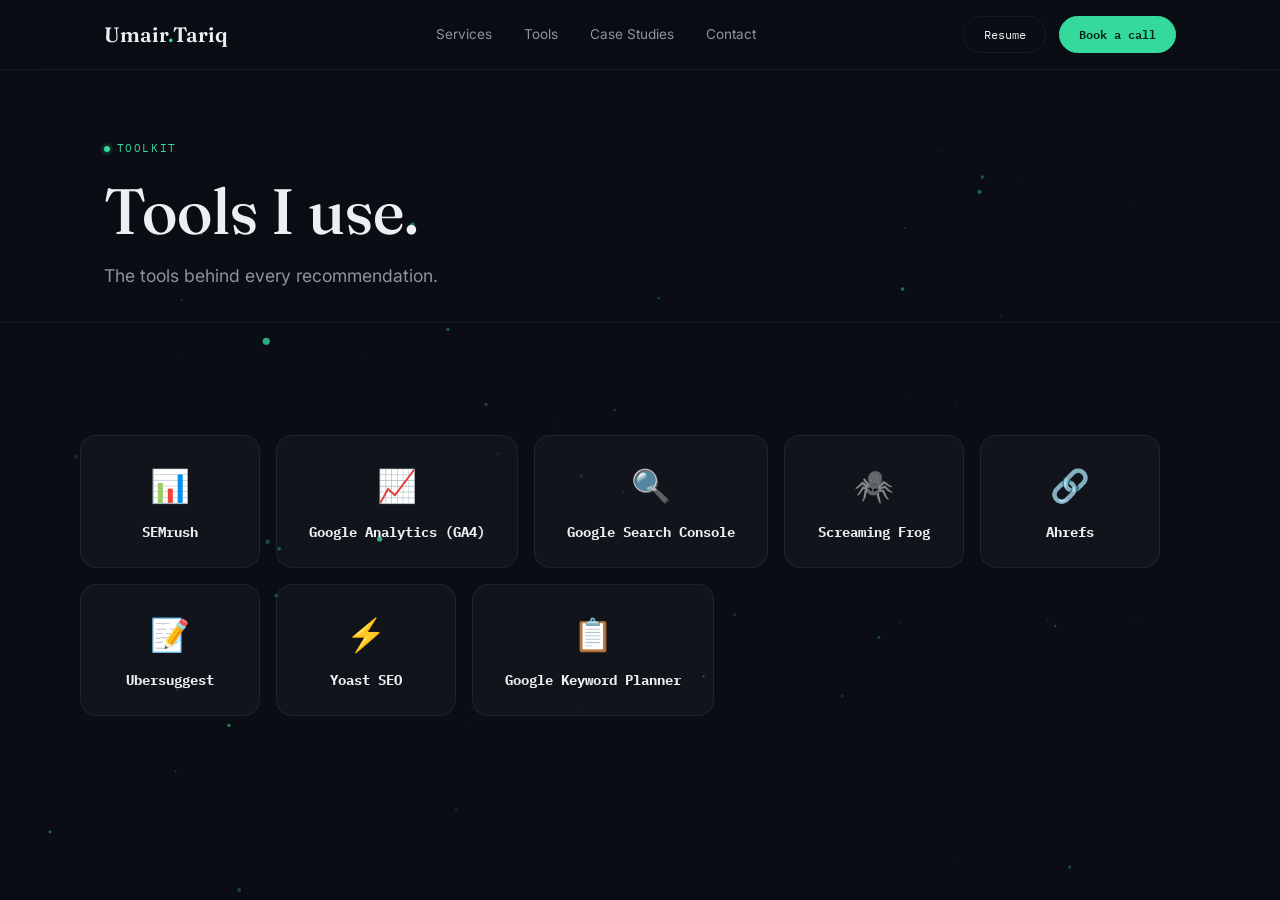
<file: tools.html>
<!DOCTYPE html>
<html lang="en">
<head>
    <meta charset="UTF-8">
    <meta name="viewport" content="width=device-width, initial-scale=1.0">
    <title>Tools — Umair Tariq</title>
    <link rel="stylesheet" href="style.css">
    <link rel="preconnect" href="https://fonts.googleapis.com">
    <link rel="preconnect" href="https://fonts.gstatic.com" crossorigin>
    <link href="https://fonts.googleapis.com/css2?family=Fraunces:opsz,wght@9..144,500;9..144,600&family=Inter:wght@400;500;600&family=IBM+Plex+Mono:wght@400;500;600&display=swap" rel="stylesheet">
</head>
<body>
    <canvas id="particles-bg"></canvas>

    <header class="nav">
        <div class="wrap">
            <a href="index.html" class="brand">Umair<span>.</span>Tariq</a>
            <div class="nav-links">
                <a href="services.html">Services</a>
                <a href="tools.html">Tools</a>
                <a href="index.html#case-studies">Case Studies</a>
                <a href="index.html#contact">Contact</a>
            </div>
            <div class="nav-actions">
                <a href="mailto:maharumair1055@gmail.com" class="nav-cta">Resume</a>
                <a href="index.html#contact" class="nav-cta nav-cta-primary">Book a call</a>
            </div>
        </div>
    </header>

    <section class="page-hero">
        <div class="wrap">
            <span class="eyebrow">Toolkit</span>
            <h1>Tools I use.</h1>
            <p>The tools behind every recommendation.</p>
        </div>
    </section>

    <section>
        <div class="wrap tools-grid-page">
            <div class="tool-card-page" data-tilt><span class="icon">📊</span><h4>SEMrush</h4></div>
            <div class="tool-card-page" data-tilt><span class="icon">📈</span><h4>Google Analytics (GA4)</h4></div>
            <div class="tool-card-page" data-tilt><span class="icon">🔍</span><h4>Google Search Console</h4></div>
            <div class="tool-card-page" data-tilt><span class="icon">🕷️</span><h4>Screaming Frog</h4></div>
            <div class="tool-card-page" data-tilt><span class="icon">🔗</span><h4>Ahrefs</h4></div>
            <div class="tool-card-page" data-tilt><span class="icon">📝</span><h4>Ubersuggest</h4></div>
            <div class="tool-card-page" data-tilt><span class="icon">⚡</span><h4>Yoast SEO</h4></div>
            <div class="tool-card-page" data-tilt><span class="icon">📋</span><h4>Google Keyword Planner</h4></div>
        </div>
    </section>

    <script src="javascript.js"></script>
</body>
</html>
</file>
<file: style.css>
/* ============================================================
   PROFESSIONAL PORTFOLIO — Complete CSS
   All styles for: Homepage, Services, Tools, Case Studies
   ============================================================ */

* {
  margin: 0;
  padding: 0;
  box-sizing: border-box;
}

:root {
  --bg: #0A0E14;
  --glass: rgba(255, 255, 255, 0.03);
  --glass-border: rgba(255, 255, 255, 0.06);
  --signal: #35D99B;
  --signal-dim: rgba(53, 217, 155, 0.12);
  --text: #EDEFF2;
  --text-muted: #8B93A2;
  --font-display: "Fraunces", serif;
  --font-body: "Inter", sans-serif;
  --font-mono: "IBM Plex Mono", monospace;
}

body {
  background: var(--bg);
  color: var(--text);
  font-family: var(--font-body);
  line-height: 1.6;
  overflow-x: hidden;
  min-height: 100vh;
}

#particles-bg {
  position: fixed;
  top: 0;
  left: 0;
  width: 100%;
  height: 100%;
  z-index: 0;
  pointer-events: none;
}

.wrap {
  max-width: 1120px;
  margin: 0 auto;
  padding: 0 1.5rem;
  position: relative;
  z-index: 1;
}

/* ========== NAV ========== */
.nav {
  position: sticky;
  top: 0;
  z-index: 100;
  background: rgba(10, 14, 20, 0.8);
  backdrop-filter: blur(20px);
  -webkit-backdrop-filter: blur(20px);
  border-bottom: 1px solid var(--glass-border);
}
.nav .wrap {
  display: flex;
  align-items: center;
  justify-content: space-between;
  padding-top: 1rem;
  padding-bottom: 1rem;
}
.brand {
  font-family: var(--font-display);
  font-size: 1.3rem;
  font-weight: 600;
  text-decoration: none;
  color: var(--text);
}
.brand span { color: var(--signal); }
.nav-links {
  display: flex;
  gap: 2rem;
  font-size: 0.85rem;
}
.nav-links a {
  color: var(--text-muted);
  text-decoration: none;
  transition: color 0.3s ease;
}
.nav-links a:hover { color: var(--text); }
.nav-actions {
  display: flex;
  gap: 0.8rem;
  align-items: center;
}
.nav-cta {
  padding: 0.5rem 1.2rem;
  border-radius: 100px;
  font-family: var(--font-mono);
  font-size: 0.75rem;
  text-decoration: none;
  border: 1px solid var(--glass-border);
  color: var(--text);
  transition: all 0.3s ease;
}
.nav-cta:hover {
  border-color: var(--signal);
  transform: translateY(-2px);
}
.nav-cta-primary {
  background: var(--signal);
  color: #06231A !important;
  border-color: var(--signal);
  font-weight: 600;
}
.nav-cta-primary:hover {
  background: #4EE6AE;
  transform: translateY(-2px) scale(1.02);
}
@media (max-width: 768px) { .nav-links { display: none; } }

/* ========== HERO ========== */
.hero {
  padding: 5rem 0 4rem;
}
.hero-grid {
  display: grid;
  grid-template-columns: 1.1fr 0.9fr;
  gap: 3rem;
  align-items: center;
}
.hero h1 {
  font-family: var(--font-display);
  font-size: clamp(2.4rem, 5vw, 4rem);
  font-weight: 500;
  line-height: 1.1;
  margin-top: 0.5rem;
}
.hero h1 .highlight {
  background: linear-gradient(135deg, var(--signal), #4EE6AE);
  -webkit-background-clip: text;
  -webkit-text-fill-color: transparent;
  background-clip: text;
}
.hero .lede {
  font-size: 1.05rem;
  color: var(--text-muted);
  max-width: 50ch;
  margin: 1.2rem 0;
}
.hero-actions {
  display: flex;
  gap: 1rem;
  flex-wrap: wrap;
}

/* ========== BUTTONS ========== */
.btn {
  display: inline-flex;
  align-items: center;
  gap: 0.6rem;
  padding: 0.8rem 1.6rem;
  border-radius: 100px;
  font-family: var(--font-mono);
  font-size: 0.82rem;
  border: 1px solid transparent;
  cursor: pointer;
  transition: all 0.3s ease;
  text-decoration: none;
}
.btn-primary {
  background: var(--signal);
  color: #06231A;
  font-weight: 600;
}
.btn-primary:hover {
  background: #4EE6AE;
  transform: translateY(-3px) scale(1.02);
  box-shadow: 0 12px 40px rgba(53, 217, 155, 0.2);
}
.btn-ghost {
  border-color: var(--glass-border);
  color: var(--text);
}
.btn-ghost:hover {
  border-color: var(--signal);
  transform: translateY(-3px);
}

/* ========== HERO STATS ========== */
.hero-stats {
  display: flex;
  gap: 2.5rem;
  margin-top: 2.5rem;
  padding-top: 1.5rem;
  border-top: 1px solid var(--glass-border);
}
.hero-stats div strong {
  display: block;
  font-family: var(--font-display);
  font-size: 1.8rem;
  color: var(--text);
  font-weight: 500;
}
.hero-stats div span {
  font-family: var(--font-mono);
  font-size: 0.65rem;
  color: var(--text-muted);
  text-transform: uppercase;
  letter-spacing: 0.06em;
}

/* ========== TRACKER CARD ========== */
.tracker-card {
  background: var(--glass);
  backdrop-filter: blur(16px);
  -webkit-backdrop-filter: blur(16px);
  border: 1px solid var(--glass-border);
  border-radius: 24px;
  padding: 1.8rem;
  transform-style: preserve-3d;
}
.tracker-card .tracker-head {
  display: flex;
  justify-content: space-between;
  align-items: baseline;
  margin-bottom: 1rem;
}
.tracker-card .tracker-head h4 {
  font-family: var(--font-mono);
  font-size: 0.7rem;
  text-transform: uppercase;
  letter-spacing: 0.08em;
  color: var(--text-muted);
}
.tracker-card .tracker-head strong {
  font-family: var(--font-mono);
  color: var(--signal);
  font-size: 0.9rem;
}
.tracker-line {
  stroke: var(--signal);
  stroke-width: 2.5;
  fill: none;
  stroke-dasharray: 500;
  stroke-dashoffset: 500;
  animation: drawLine 2.2s ease forwards 0.4s;
}
.tracker-area {
  fill: url(#trackerFade);
  opacity: 0;
  animation: fadeIn 1.4s ease forwards 1.6s;
}
.tracker-dot {
  animation: fadeIn 0.6s ease forwards 2.4s;
  opacity: 0;
}
@keyframes drawLine {
  to { stroke-dashoffset: 0; }
}
@keyframes fadeIn {
  to { opacity: 1; }
}
.tracker-foot {
  display: flex;
  justify-content: space-between;
  margin-top: 0.9rem;
  font-family: var(--font-mono);
  font-size: 0.6rem;
  color: var(--text-muted);
  text-transform: uppercase;
  letter-spacing: 0.06em;
}

/* ========== SECTION HEAD ========== */
.section-head {
  display: flex;
  justify-content: space-between;
  align-items: flex-end;
  gap: 2rem;
  margin-bottom: 2.5rem;
  flex-wrap: wrap;
  border-bottom: 1px solid var(--glass-border);
  padding-bottom: 1.2rem;
}
.section-head h2 {
  font-family: var(--font-display);
  font-size: clamp(1.6rem, 3vw, 2.4rem);
  margin: 0.3rem 0 0;
}
.section-num {
  font-family: var(--font-mono);
  font-size: 0.8rem;
  color: var(--text-muted);
}
section {
  padding: 4rem 0;
}

/* ========== SERVICES GRID ========== */
.services-grid {
  display: grid;
  grid-template-columns: repeat(2, 1fr);
  gap: 1px;
  background: var(--glass-border);
  border: 1px solid var(--glass-border);
  border-radius: 20px;
  overflow: hidden;
}
.service-card {
  background: var(--bg);
  padding: 2rem;
  transform-style: preserve-3d;
  transition: background 0.3s ease, transform 0.3s ease;
}
.service-card:hover {
  background: var(--glass);
  transform: translateZ(10px);
}
.service-card .service-num {
  font-family: var(--font-mono);
  font-size: 0.65rem;
  color: var(--signal);
  text-transform: uppercase;
  letter-spacing: 0.06em;
}
.service-card h3 {
  font-family: var(--font-display);
  font-size: 1.3rem;
  margin-top: 0.5rem;
}
.service-card p {
  font-size: 0.9rem;
  color: var(--text-muted);
  margin: 0.5rem 0 0;
}

/* ========== SERVICES PAGE ========== */
.services-grid-page {
  display: grid;
  grid-template-columns: repeat(2, 1fr);
  gap: 1.5rem;
  padding: 3rem 0;
}
.service-card-page {
  background: var(--glass);
  border: 1px solid var(--glass-border);
  border-radius: 20px;
  padding: 2rem;
  transition: all 0.3s ease;
}
.service-card-page:hover {
  border-color: var(--signal);
  transform: translateY(-4px);
}
.service-card-page .icon {
  font-size: 2rem;
  margin-bottom: 0.5rem;
  display: block;
}
.service-card-page h3 {
  font-family: var(--font-display);
  font-size: 1.3rem;
}
.service-card-page p {
  color: var(--text-muted);
  font-size: 0.95rem;
  margin-top: 0.5rem;
}

/* ========== TOOLS ========== */
.tools-row {
  display: flex;
  flex-wrap: wrap;
  gap: 0.8rem;
}
.tool-chip {
  display: inline-flex;
  align-items: center;
  gap: 0.6rem;
  padding: 0.7rem 1.2rem;
  border: 1px solid var(--glass-border);
  border-radius: 100px;
  font-family: var(--font-mono);
  font-size: 0.75rem;
  color: var(--text);
  background: var(--glass);
  backdrop-filter: blur(8px);
  transition: all 0.3s ease;
}
.tool-chip:hover {
  border-color: var(--signal);
  transform: translateY(-4px) translateZ(12px);
  box-shadow: 0 12px 40px rgba(53, 217, 155, 0.06);
}
.tool-chip .dot {
  width: 6px;
  height: 6px;
  border-radius: 50%;
  background: var(--signal);
}

/* ========== TOOLS PAGE ========== */
.tools-grid-page {
  display: flex;
  flex-wrap: wrap;
  gap: 1rem;
  padding: 3rem 0;
}
.tool-card-page {
  background: var(--glass);
  border: 1px solid var(--glass-border);
  border-radius: 16px;
  padding: 1.5rem 2rem;
  min-width: 180px;
  text-align: center;
  transition: all 0.3s ease;
}
.tool-card-page:hover {
  border-color: var(--signal);
  transform: translateY(-4px) scale(1.02);
}
.tool-card-page .icon {
  font-size: 2rem;
  display: block;
  margin-bottom: 0.5rem;
}
.tool-card-page h4 {
  font-family: var(--font-mono);
  font-size: 0.9rem;
  color: var(--text);
}

/* ========== CASE STUDIES (Homepage Grid) ========== */
.case-grid {
  display: grid;
  grid-template-columns: repeat(2, 1fr);
  gap: 1.5rem;
}
.case-card {
  background: var(--glass);
  backdrop-filter: blur(12px);
  -webkit-backdrop-filter: blur(12px);
  border: 1px solid var(--glass-border);
  border-radius: 20px;
  padding: 1.8rem;
  transform-style: preserve-3d;
  transition: all 0.4s cubic-bezier(0.2, 0.8, 0.3, 1);
  text-decoration: none;
  color: inherit;
  display: flex;
  flex-direction: column;
  gap: 0.8rem;
}
.case-card:hover {
  transform: translateY(-6px) rotateX(2deg) rotateY(2deg) translateZ(16px);
  border-color: var(--signal);
  box-shadow: 0 24px 60px rgba(53, 217, 155, 0.05);
}
.case-card .case-tag {
  font-family: var(--font-mono);
  font-size: 0.6rem;
  text-transform: uppercase;
  letter-spacing: 0.08em;
  color: var(--signal);
}
.case-card h3 {
  font-family: var(--font-display);
  font-size: 1.15rem;
}
.case-card p {
  font-size: 0.88rem;
  color: var(--text-muted);
  margin: 0;
}
.case-arrow {
  font-family: var(--font-mono);
  font-size: 0.75rem;
  color: var(--signal);
  display: inline-flex;
  align-items: center;
  gap: 0.5rem;
  transition: gap 0.3s ease;
  margin-top: 0.5rem;
}
.case-card:hover .case-arrow {
  gap: 1rem;
}

/* ========== CASE STUDY DETAIL PAGES ========== */
.cs-hero {
  padding: 4rem 0 2rem;
  border-bottom: 1px solid var(--glass-border);
}
.cs-hero .eyebrow {
  margin-bottom: 1rem;
}
.cs-hero h1 {
  font-size: clamp(2rem, 4vw, 3.2rem);
  font-family: var(--font-display);
  font-weight: 500;
}
.cs-meta-grid {
  display: grid;
  grid-template-columns: repeat(4, 1fr);
  gap: 1px;
  background: var(--glass-border);
  border-radius: 16px;
  overflow: hidden;
  margin: 2rem 0;
}
.cs-meta-cell {
  background: var(--bg);
  padding: 1.2rem 1.5rem;
}
.cs-meta-cell span {
  display: block;
  font-family: var(--font-mono);
  font-size: 0.6rem;
  text-transform: uppercase;
  color: var(--text-muted);
  letter-spacing: 0.06em;
}
.cs-meta-cell strong {
  font-family: var(--font-display);
  font-size: 1rem;
  color: var(--text);
  font-weight: 600;
}
.cs-section {
  padding: 3rem 0;
  border-bottom: 1px solid var(--glass-border);
}
.cs-section h2 {
  font-family: var(--font-display);
  font-size: 1.6rem;
  margin-bottom: 1.5rem;
}
.cs-section p {
  color: var(--text-muted);
  font-size: 1rem;
  max-width: 70ch;
}
.cs-section ul {
  list-style: none;
  padding: 0;
  display: flex;
  flex-direction: column;
  gap: 0.8rem;
}
.cs-section ul li {
  padding: 1rem 1.2rem;
  background: var(--glass);
  border: 1px solid var(--glass-border);
  border-radius: 12px;
  font-size: 0.95rem;
  color: var(--text);
  padding-left: 2.5rem;
  position: relative;
}
.cs-section ul li::before {
  content: "◆";
  position: absolute;
  left: 1rem;
  top: 1rem;
  color: var(--signal);
}
.back-link {
  display: inline-block;
  font-family: var(--font-mono);
  font-size: 0.8rem;
  color: var(--signal);
  text-decoration: none;
  margin-top: 2rem;
  transition: gap 0.3s ease;
}
.back-link:hover {
  gap: 0.5rem;
}

/* ========== OUTCOME CARDS ========== */
.outcome-grid {
  display: grid;
  grid-template-columns: repeat(3, 1fr);
  gap: 1rem;
  margin-top: 1.5rem;
}
.outcome-card {
  background: var(--glass);
  border: 1px solid var(--glass-border);
  border-radius: 16px;
  padding: 1.5rem;
  text-align: center;
  transition: all 0.3s ease;
}
.outcome-card:hover {
  border-color: var(--signal);
  transform: translateY(-3px);
}
.outcome-card strong {
  display: block;
  font-family: var(--font-display);
  font-size: 2rem;
  color: var(--signal);
  font-weight: 500;
}
.outcome-card span {
  font-family: var(--font-mono);
  font-size: 0.65rem;
  color: var(--text-muted);
  text-transform: uppercase;
  letter-spacing: 0.04em;
}

/* ========== CONTACT ========== */
.contact-band {
  background: var(--glass);
  backdrop-filter: blur(16px);
  -webkit-backdrop-filter: blur(16px);
  border: 1px solid var(--glass-border);
  border-radius: 24px;
  padding: 3rem;
  display: grid;
  grid-template-columns: 1.2fr 1fr;
  gap: 2.5rem;
  align-items: center;
  transform-style: preserve-3d;
  transition: transform 0.3s ease;
}
.contact-band:hover {
  transform: translateZ(8px);
}
.contact-band h2 {
  font-family: var(--font-display);
  font-size: clamp(1.5rem, 2.5vw, 2.2rem);
}
.contact-band p {
  color: var(--text-muted);
  margin: 0.5rem 0 0;
}
.contact-list {
  display: flex;
  flex-direction: column;
  gap: 0.8rem;
}
.contact-list a {
  font-family: var(--font-mono);
  font-size: 0.85rem;
  color: var(--text);
  border-bottom: 1px solid var(--glass-border);
  padding-bottom: 0.6rem;
  display: flex;
  justify-content: space-between;
  text-decoration: none;
  transition: color 0.3s ease;
}
.contact-list a:hover {
  color: var(--signal);
}
.contact-list a span:first-child {
  color: var(--text-muted);
  font-size: 0.65rem;
  text-transform: uppercase;
  letter-spacing: 0.06em;
}

/* ========== FOOTER ========== */
.footer {
  border-top: 1px solid var(--glass-border);
  padding: 2rem 0;
  margin-top: 2rem;
  display: flex;
  justify-content: space-between;
  flex-wrap: wrap;
  gap: 1rem;
  font-family: var(--font-mono);
  font-size: 0.7rem;
  color: var(--text-muted);
}

/* ========== PAGE HERO ========== */
.page-hero {
  padding: 4rem 0 2rem;
  border-bottom: 1px solid var(--glass-border);
}
.page-hero h1 {
  font-size: clamp(2.5rem, 5vw, 4rem);
  font-family: var(--font-display);
  font-weight: 500;
}
.page-hero p {
  color: var(--text-muted);
  font-size: 1.1rem;
  max-width: 60ch;
}

/* ========== EYEBROW ========== */
.eyebrow {
  font-family: var(--font-mono);
  font-size: 0.7rem;
  letter-spacing: 0.14em;
  text-transform: uppercase;
  color: var(--signal);
  display: inline-flex;
  align-items: center;
  gap: 0.6em;
}
.eyebrow::before {
  content: "";
  width: 6px;
  height: 6px;
  border-radius: 50%;
  background: var(--signal);
  box-shadow: 0 0 0 3px var(--signal-dim);
  animation: pulseDot 2.2s ease-in-out infinite;
}
@keyframes pulseDot {
  0%, 100% { box-shadow: 0 0 0 3px var(--signal-dim); }
  50% { box-shadow: 0 0 0 8px var(--signal-dim); }
}

/* ========== RESPONSIVE ========== */
@media (max-width: 860px) {
  .hero-grid { grid-template-columns: 1fr; }
  .services-grid { grid-template-columns: 1fr; }
  .services-grid-page { grid-template-columns: 1fr; }
  .case-grid { grid-template-columns: 1fr; }
  .contact-band { grid-template-columns: 1fr; padding: 2rem; }
  .cs-meta-grid { grid-template-columns: repeat(2, 1fr); }
  .outcome-grid { grid-template-columns: 1fr; }
  .tools-grid-page { justify-content: center; }
}
@media (max-width: 480px) {
  .hero h1 { font-size: 2rem; }
  .service-card { padding: 1.2rem; }
  .case-card { padding: 1.2rem; }
  .contact-band { padding: 1.5rem; }
  .cs-meta-grid { grid-template-columns: 1fr; }
}
</file>
